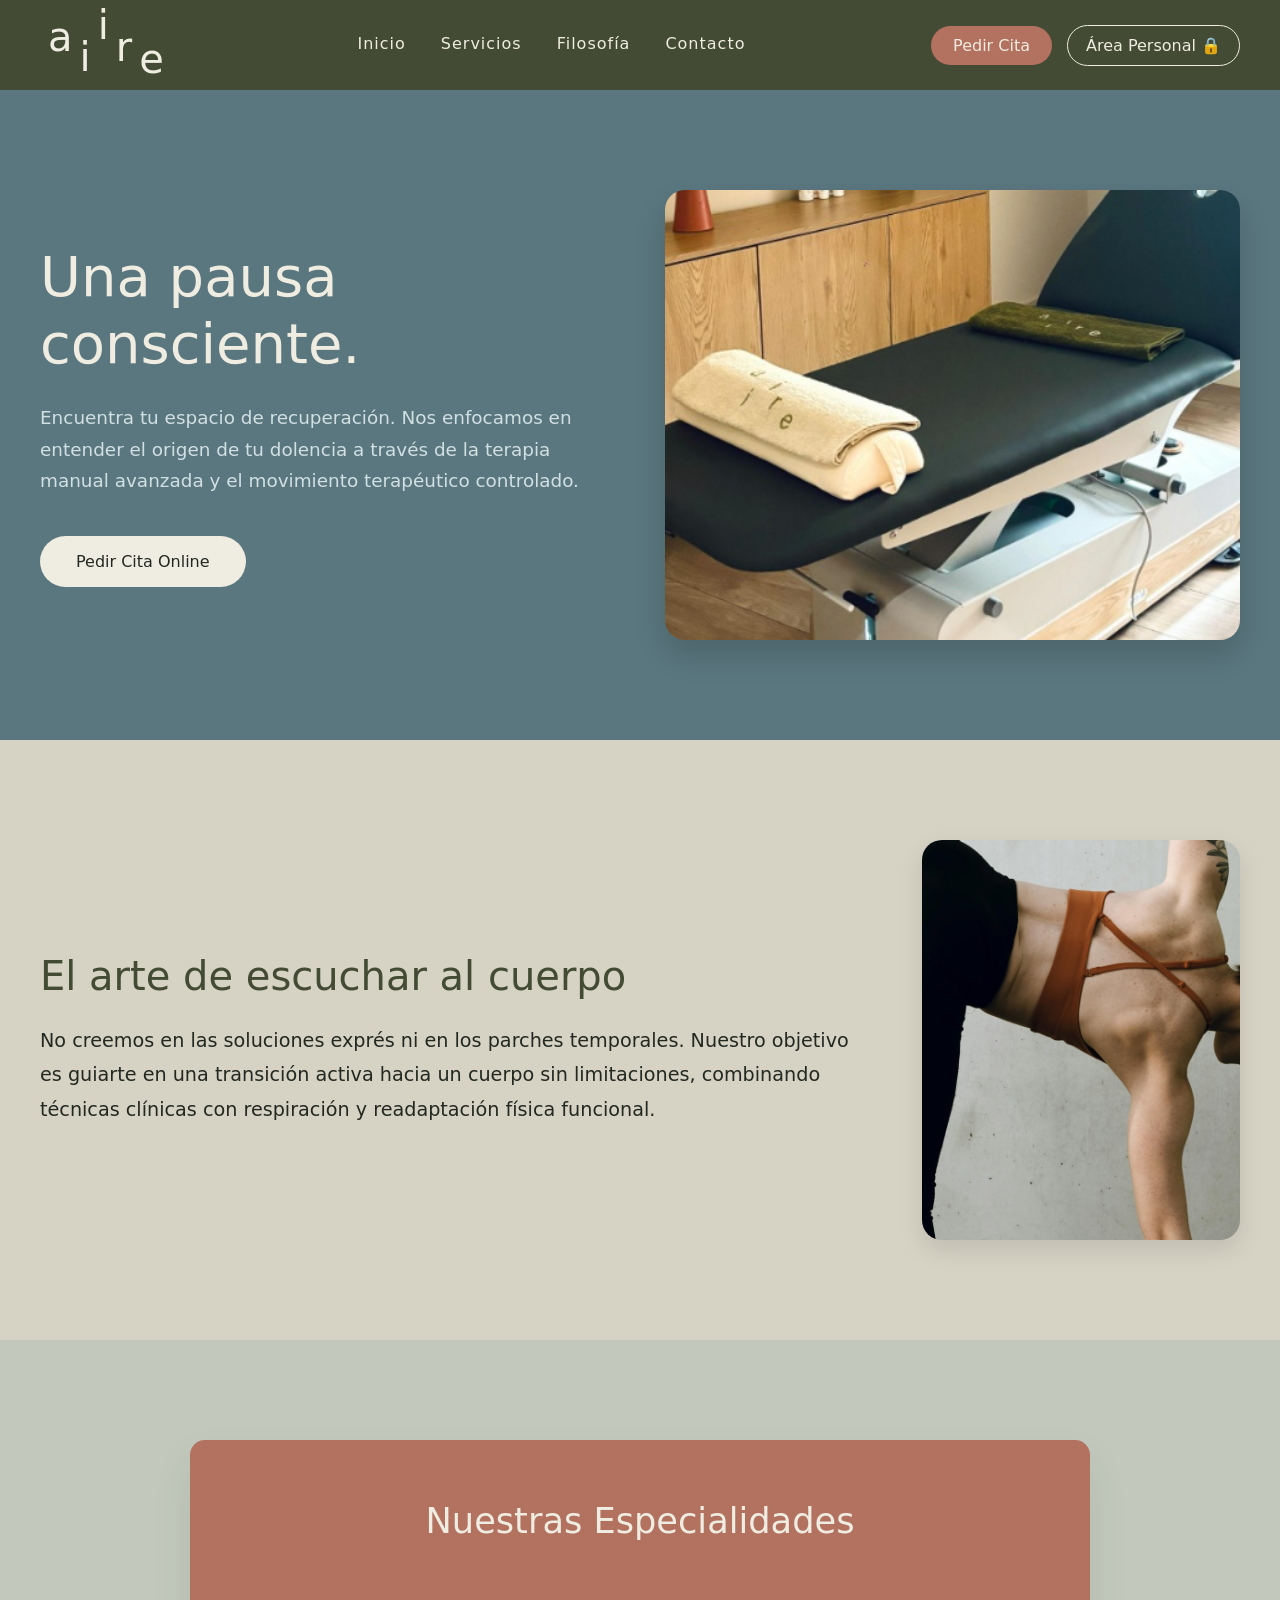
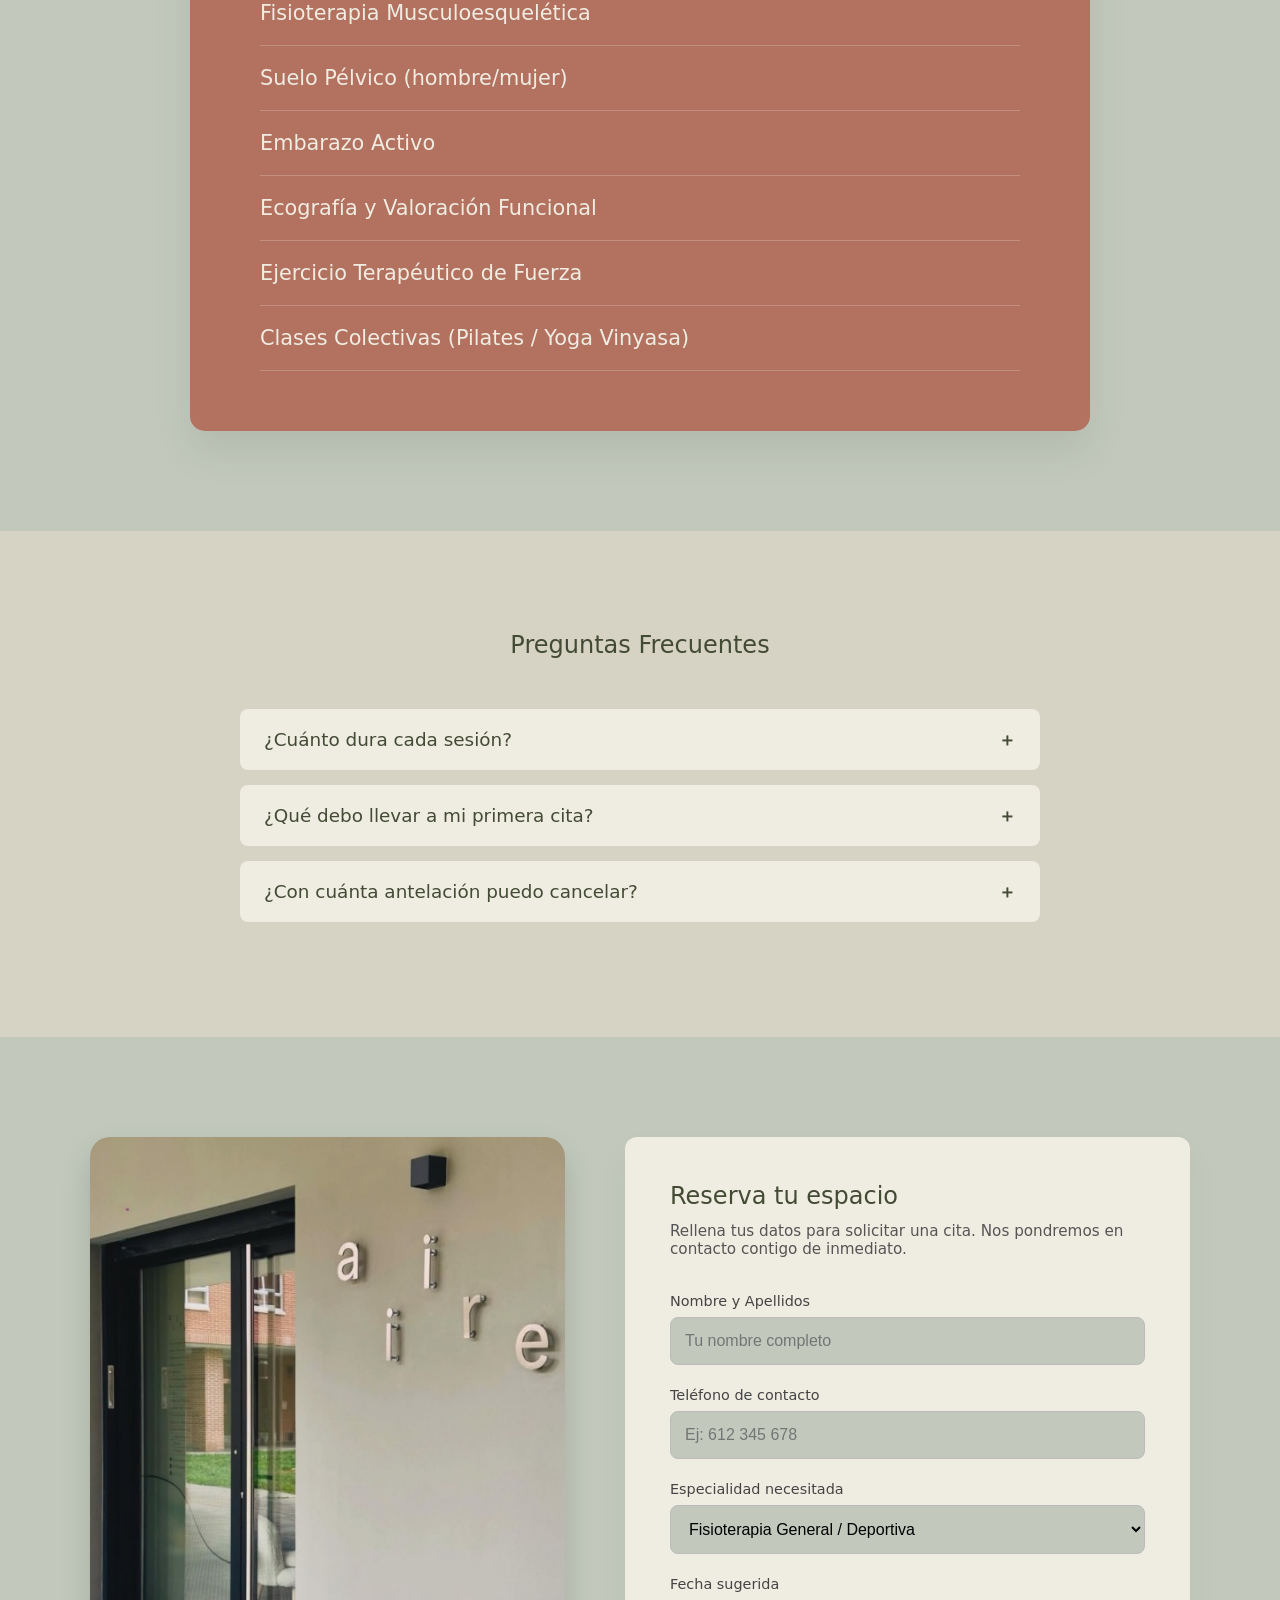
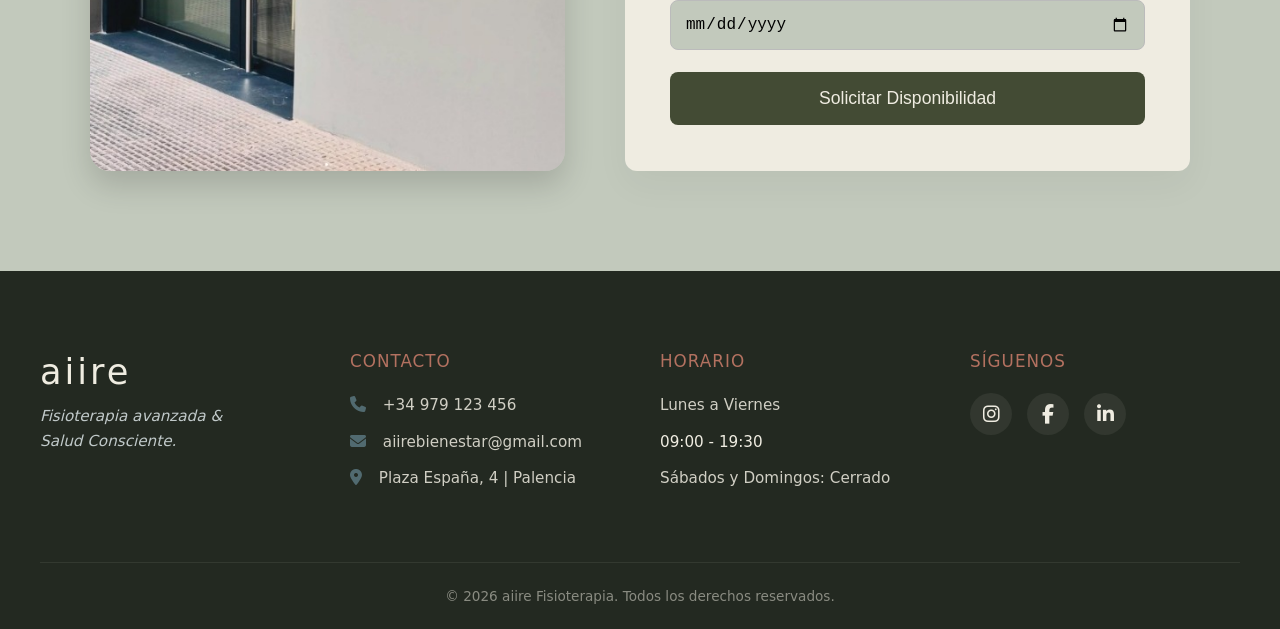
<file: publico/index.html>
<!DOCTYPE html>
<html lang="es">
<head>
    <meta charset="UTF-8">
    <meta name="viewport" content="width=device-width, initial-scale=1.0">
    <title>aiire - Fisioterapia y Movimiento</title>
    <link rel="stylesheet" href="index_style.css">
    <script src="index_script.js" defer></script>
<link rel="stylesheet" href="https://cdnjs.cloudflare.com/ajax/libs/font-awesome/6.5.1/css/all.min.css">
</head>
<body>

    <!-- CABECERA -->
    <header>
        <a href="#" class="logo-aiire">
            <span class="letra-a">a</span>
            <span class="letra-i1">i</span>
            <span class="letra-i2">i</span>
            <span class="letra-r">r</span>
            <span class="letra-e">e</span>
        </a>

        <nav class="menu-principal">
            <a href="#">Inicio</a>
            <a href="#servicios">Servicios</a>
            <a href="#filosofia">Filosofía</a>
            <a href="#cita">Contacto</a>
        </nav>

        <div class="botones-header">
            <a href="#cita" class="btn-cita">Pedir Cita</a>
            <a href="html/login.html" class="btn-intranet">Área Personal 🔒</a>
        </div>
    </header>

    <!-- ZONA DE IMPACTO (HERO) -->
    <section class="hero">
        <div class="hero-contenedor">
            <div class="hero-texto">
                <h2>Una pausa consciente.</h2>
                <p>Encuentra tu espacio de recuperación. Nos enfocamos en entender el origen de tu dolencia a través de la terapia manual avanzada y el movimiento terapéutico controlado.</p>
                <a href="#cita" class="btn-hero-cita">Pedir Cita Online</a>
            </div>

            <div class="hero-imagen contenedor-recorte-ig">
                <img src="../imagenes/camilla.jpg" alt="Instalaciones de la clínica aiire" class="img-camilla">
            </div>
        </div>
    </section>

    <section id="filosofia" class="filosofia">
        <div class="filosofia-contenedor">
            <div class="filosofia-texto">
                <h2>El arte de escuchar al cuerpo</h2>
                <p>No creemos en las soluciones exprés ni en los parches temporales. Nuestro objetivo es guiarte en una transición activa hacia un cuerpo sin limitaciones, combinando técnicas clínicas con respiración y readaptación física funcional.</p>
            </div>
            <div class="filosofia-imagen">
                <img src="../imagenes/ejercicioEspalda.jpg" alt="Readaptación y ejercicio terapéutico de espalda">
            </div>
        </div>
    </section>

    <section id="servicios" class="servicios">
        <div class="servicios-contenedor">
            <h2>Nuestras Especialidades</h2>
            <ul class="lista-servicios">
                <li>Fisioterapia Musculoesquelética</li>
                <li>Suelo Pélvico (hombre/mujer)</li>
                <li>Embarazo Activo</li>
                <li>Ecografía y Valoración Funcional</li>
                <li>Ejercicio Terapéutico de Fuerza</li>
                <li>Clases Colectivas (Pilates / Yoga Vinyasa)</li>
            </ul>
        </div>
    </section>

    <section class="faq">
        <div class="faq-contenedor">
            <h2>Preguntas Frecuentes</h2>

            <details>
                <summary>¿Cuánto dura cada sesión?</summary>
                <p>Las sesiones individuales tienen una duración aproximada de 50 a 60 minutos, donde nos dedicamos en exclusiva a tu caso mediante terapia manual y ejercicios.</p>
            </details>

            <details>
                <summary>¿Qué debo llevar a mi primera cita?</summary>
                <p>Es recomendable traer ropa cómoda o deportiva para facilitar la valoración de movilidad, además de informes médicos o pruebas previas si dispones de ellas.</p>
            </details>

            <details>
                <summary>¿Con cuánta antelación puedo cancelar?</summary>
                <p>Puedes modificar o cancelar tu cita de manera gratuita con un mínimo de 24 horas de antelación para poder asignar la hora a otro paciente en espera.</p>
            </details>
        </div>
    </section>

    <section id="cita" class="formulario-seccion">
        <div class="formulario-doble-columna">

            <div class="contacto-imagen contenedor-recorte-ig">
                <img src="../imagenes/fachadaExterior.jpg" alt="Fachada exterior de aiire Palencia" class="img-fachada">
            </div>

            <div class="form-box">
                <h2>Reserva tu espacio</h2>
                <p>Rellena tus datos para solicitar una cita. Nos pondremos en contacto contigo de inmediato.</p>

                <form>
                    <div class="grupo-campo">
                        <label>Nombre y Apellidos</label>
                        <input type="text" placeholder="Tu nombre completo" required>
                    </div>

                    <div class="grupo-campo">
                        <label>Teléfono de contacto</label>
                        <input type="tel" placeholder="Ej: 612 345 678" required>
                    </div>

                    <div class="grupo-campo">
                        <label>Especialidad necesitada</label>
                        <select>
                            <option>Fisioterapia General / Deportiva</option>
                            <option>Suelo Pélvico</option>
                            <option>Clases Colectivas</option>
                        </select>
                    </div>

                    <div class="grupo-campo">
                        <label>Fecha sugerida</label>
                        <input type="date" required>
                    </div>

                    <button type="submit" class="btn-enviar" onclick="alert('Petición de cita simulada correctamente.'); return false;">Solicitar Disponibilidad</button>
                </form>
            </div>

        </div>
    </section>

    <!-- FOOTER -->
    <footer>
        <div class="footer-contenedor">
            <div class="footer-columna">
                <h3 class="logo-footer">aiire</h3>
                <p class="footer-eslogan">Fisioterapia avanzada & Salud Consciente.</p>
            </div>

            <div class="footer-columna">
                <h4>Contacto</h4>
                <p><i class="fa-solid fa-phone"></i> +34 979 123 456</p>
                <p><i class="fa-solid fa-envelope"></i> aiirebienestar@gmail.com</p>
                <p><i class="fa-solid fa-location-dot"></i> Plaza España, 4 | Palencia</p>
            </div>

            <div class="footer-columna">
                <h4>Horario</h4>
                <p>Lunes a Viernes</p>
                <p class="horario-resaltado">09:00 - 19:30</p>
                <p>Sábados y Domingos: Cerrado</p>
            </div>

            <div class="footer-columna">
                <h4>Síguenos</h4>
                <div class="redes-sociales">
                    <a href="#" aria-label="Instagram"><i class="fa-brands fa-instagram"></i></a>
                    <a href="#" aria-label="Facebook"><i class="fa-brands fa-facebook-f"></i></a>
                    <a href="#" aria-label="LinkedIn"><i class="fa-brands fa-linkedin-in"></i></a>
                </div>
            </div>

        </div>

        <div class="footer-derechos">
            <p>© 2026 aiire Fisioterapia. Todos los derechos reservados.</p>
        </div>
    </footer>

</body>
</html>
</file>
<file: publico/index_style.css>
/* ==========================================================================
   1. VARIABLES Y ESTILOS GENERALES
   ========================================================================= */
:root {
    --azul-consciente: #5A767E;
    --verde-aiire-ig: #434B34;
    --terracota-suave: #B37160;
    --crema-letras: #EFECE1;
    --azul-fondo-claro: #DCE5E7;
    --verde-fondo-claro: #C2C9BC;
    --arena-fondo-claro: #D6D2C4;
    --texto-oscuro-pro: #232921;
    --acento-dorado-viejo: #C6A296;
}

* {
    margin: 0;
    padding: 0;
    box-sizing: border-box;
}

html {
    scroll-behavior: smooth;
}

body {
    font-family: 'Segoe UI', system-ui, sans-serif;
    background-color: var(--verde-fondo-claro);
    color: var(--texto-oscuro-pro);
    overflow-x: hidden; /* Evita scrolls horizontales raros por las animaciones */
}

/* ==========================================================================
   2. CONTENEDORES DE IMÁGENES (Ajuste estructural definitivo)
   ========================================================================= */
.contenedor-recorte-ig {
    overflow: hidden;
    position: relative;
    border-radius: 20px;
    box-shadow: 0 15px 30px rgba(0,0,0,0.15);
    display: flex; /* Fuerza a que la caja se adapte al tamaño real */
}

/* Camilla: Clavada al 100% con escala limpia */
.img-camilla {
    width: 100%;
    height: 450px;
    object-fit: cover;
    scale: 1;
    transform: none !important;
}

/* Fachada: Aseguramos que rellene toda la altura del bloque del formulario */
.img-fachada {
    width: 100%;
    height: 100%;
    min-height: 500px;
    object-fit: cover;
    scale: 1;
    transform: none !important;
}

/* Contenedor de la foto de la espalda */
.filosofia-imagen {
    overflow: hidden;
    border-radius: 20px;
    box-shadow: 0 10px 25px rgba(0,0,0,0.1);
    display: flex;
}

/* Espalda: Escalada normal para que no deje bordes vacíos abajo */
.filosofia-imagen img {
    width: 100%;
    height: 100%;
    max-height: 400px;
    object-fit: cover;
    scale: 1;
    transform: none !important;
}

/* ==========================================================================
   3. HEADER ANIMADO CON SCROLL
   ========================================================================= */
header {
    background-color: var(--verde-aiire-ig);
    display: flex;
    justify-content: space-between;
    align-items: center;
    padding: 22px 40px; /* Un poco más ancho al inicio */
    position: sticky;
    top: 0;
    z-index: 1000;
    transition: padding 0.4s cubic-bezier(0.25, 1, 0.5, 1), background-color 0.4s ease;
}

/* Se activa dinámicamente con JS al bajar la página */
.header-scroll {
    padding: 10px 40px !important;
    background-color: rgba(67, 75, 52, 0.95) !important;
    backdrop-filter: blur(8px); /* Filtro de desenfoque de fondo */
    box-shadow: 0 4px 20px rgba(0,0,0,0.15);
}

.logo-aiire {
    display: inline-flex;
    align-items: center;
    font-weight: 300;
    font-size: 2.5rem;
    color: var(--crema-letras);
    text-transform: lowercase;
    text-decoration: none;
}

.logo-aiire span {
    display: inline-block;
    margin: 0 8px;
}

.logo-aiire .letra-a { transform: translateY(-8px); }
.logo-aiire .letra-i1 { transform: translateY(12px); margin-left: -1px; }
.logo-aiire .letra-i2 { transform: translateY(-20px); margin-left: -1px; }
.logo-aiire .letra-r { transform: translateY(2px); margin-left: -1px; }
.logo-aiire .letra-e { transform: translateY(14px); margin-left: -1px; }

.menu-principal {
    display: flex;
    gap: 35px;
}

.menu-principal a {
    text-decoration: none;
    color: var(--crema-letras);
    font-weight: 400;
    font-size: 1rem;
    letter-spacing: 1px;
    position: relative;
    padding-bottom: 4px;
}

/* Línea decorativa inferior animada en el menú */
.menu-principal a::after {
    content: '';
    position: absolute;
    width: 100%;
    transform: scaleX(0);
    height: 1px;
    bottom: 0;
    left: 0;
    background-color: var(--terracota-suave);
    transform-origin: bottom right;
    transition: transform 0.3s ease-out;
}

.menu-principal a:hover::after {
    transform: scaleX(1);
    transform-origin: bottom left;
}

.botones-header {
    display: flex;
    gap: 15px;
    align-items: center;
}

.botones-header .btn-cita {
    display: inline-block;
    text-decoration: none;
    color: var(--crema-letras);
    font-weight: 500;
    background-color: var(--terracota-suave);
    padding: 10px 22px;
    border-radius: 50px;
    display: inline-block;
}

.botones-header .btn-intranet {
    text-decoration: none;
    color: var(--crema-letras);
    font-weight: 400;
    border: 1px solid var(--crema-letras);
    padding: 10px 18px;
    border-radius: 50px;
    transition: background-color 0.3s, border-color 0.3s;
}

.botones-header .btn-intranet:hover {
    background-color: rgba(239, 236, 225, 0.1);
    border-color: var(--terracota-suave);
}

/* ==========================================================================
   4. HERO SECTION
   ========================================================================= */
.hero {
    background-color: var(--azul-consciente);
    color: var(--crema-letras);
    padding: 100px 40px;
}

.hero-contenedor {
    max-width: 1200px;
    margin: 0 auto;
    display: flex;
    align-items: center;
    justify-content: space-between;
    gap: 50px;
}

.hero-texto {
    flex: 1;
}

.hero-texto h2 {
    font-size: 3.5rem;
    font-weight: 300;
    line-height: 1.2;
    margin-bottom: 25px;
}

.hero-texto p {
    font-size: 1.15rem;
    line-height: 1.7;
    margin-bottom: 40px;
    color: #d1e0e3;
    font-weight: 300;
}

.btn-hero-cita {
    display: inline-block;
    text-decoration: none;
    color: var(--texto-oscuro-pro);
    background-color: var(--crema-letras);
    padding: 16px 36px;
    border-radius: 50px;
    font-weight: 500;
}

.hero-imagen {
    flex: 1;
}

/* ==========================================================================
   5. FILOSOFÍA
   ========================================================================= */
.filosofia {
    background-color: var(--arena-fondo-claro);
    padding: 100px 40px;
}

.filosofia-contenedor {
    max-width: 1200px;
    margin: 0 auto;
    display: flex;
    align-items: center;
    gap: 70px;
}

.filosofia-texto {
    flex: 1;
}

.filosofia h2 {
    font-size: 2.5rem;
    color: var(--verde-aiire-ig);
    font-weight: 400;
    margin-bottom: 25px;
}

.filosofia p {
    font-size: 1.2rem;
    line-height: 1.8;
    color: var(--texto-oscuro-pro);
    font-weight: 300;
}

/* ==========================================================================
   6. SERVICIOS (Estilo Lista Minimalista de image_6684e5.jpg)
   ========================================================================= */
.servicios {
    background-color: var(--verde-fondo-claro);
    padding: 100px 40px;
}

.servicios-contenedor {
    max-width: 900px;
    margin: 0 auto;
    background-color: var(--terracota-suave);
    padding: 60px 70px;
    border-radius: 15px;
    box-shadow: 0 20px 40px rgba(0,0,0,0.08);
}

.servicios h2 {
    text-align: center;
    color: var(--crema-letras);
    font-size: 2.2rem;
    font-weight: 300;
    margin-bottom: 40px;
}

.lista-servicios {
    list-style: none;
}

.lista-servicios li {
    font-size: 1.3rem;
    color: var(--crema-letras);
    padding: 20px 0;
    border-bottom: 1px solid rgba(239, 236, 225, 0.25);
    transition: padding-left 0.3s cubic-bezier(0.25, 1, 0.5, 1), color 0.3s;
}

.lista-servicios li:hover {
    padding-left: 20px;
    color: var(--verde-aiire-ig);
}

/* ==========================================================================
   7. PREGUNTAS FRECUENTES (Efecto Acordeón Fluido con JS)
   ========================================================================= */
.faq {
    background-color: var(--arena-fondo-claro);
    padding: 100px 40px;
}

.faq-contenedor {
    max-width: 800px;
    margin: 0 auto;
}

.faq h2 {
    text-align: center;
    color: var(--verde-aiire-ig);
    margin-bottom: 50px;
    font-weight: 400;
}

details {
    background-color: var(--crema-letras);
    margin-bottom: 15px;
    border-radius: 8px;
    padding: 18px 24px;
    overflow: hidden;
    transition: box-shadow 0.3s ease;
}

details:hover {
    box-shadow: 0 5px 15px rgba(0,0,0,0.03);
}

summary {
    font-size: 1.15rem;
    font-weight: 500;
    color: var(--verde-aiire-ig);
    cursor: pointer;
    display: flex;
    justify-content: space-between;
    align-items: center;
    user-select: none;
}

summary::after {
    content: '＋';
    font-weight: bold;
    transition: transform 0.3s cubic-bezier(0.4, 0, 0.2, 1), color 0.3s;
}

/* Rotación del símbolo gestionada limpiamente */
details[open] summary::after {
    transform: rotate(45deg);
    color: var(--terracota-suave);
}

details p {
    margin-top: 0px;
    height: 0;
    opacity: 0;
    overflow: hidden;
    line-height: 1.65;
    color: #444;
    font-weight: 300;
    transition: height 0.3s ease, opacity 0.3s ease, margin-top 0.3s ease;
}

/* ==========================================================================
   8. RESERVA DE CITAS
   ========================================================================= */
.formulario-seccion {
    padding: 100px 40px;
    background-color: var(--verde-fondo-claro);
}

.formulario-doble-columna {
    max-width: 1100px;
    margin: 0 auto;
    display: flex;
    gap: 60px;
    align-items: stretch;
}

.contacto-imagen {
    flex: 1;
}

.form-box {
    flex: 1;
    background-color: var(--crema-letras);
    padding: 45px;
    border-radius: 12px;
    box-shadow: 0 15px 35px rgba(0,0,0,0.04);
}

.form-box h2 { color: var(--verde-aiire-ig); margin-bottom: 12px; font-weight: 400; }
.form-box p { color: #555; margin-bottom: 35px; font-size: 0.95rem; font-weight: 300; }
.grupo-campo { margin-bottom: 22px; }
.grupo-campo label { display: block; margin-bottom: 8px; font-weight: 500; font-size: 0.9rem; color: #444; }

.grupo-campo input, .grupo-campo select {
    width: 100%;
    padding: 14px;
    border: 1px solid #bbb;
    border-radius: 8px;
    background-color: var(--verde-fondo-claro);
    font-size: 1rem;
    outline: none;
    transition: border-color 0.3s;
}

.grupo-campo input:focus, .grupo-campo select:focus {
    border-color: var(--azul-consciente);
}

.btn-enviar {
    width: 100%;
    background-color: var(--verde-aiire-ig);
    color: var(--crema-letras);
    border: none;
    padding: 16px;
    font-size: 1.1rem;
    font-weight: 500;
    border-radius: 8px;
    cursor: pointer;
    transition: background-color 0.3s, transform 0.2s;
}

.btn-enviar:hover {
    background-color: var(--texto-oscuro-pro);
}

/* ==========================================================================
   9. FOOTER (Maquetación en Columnas con Redes)
   ========================================================================= */
footer {
    background-color: var(--texto-oscuro-pro);
    color: var(--crema-letras);
    padding: 80px 40px 25px 40px;
}

.footer-contenedor {
    max-width: 1200px;
    margin: 0 auto;
    display: flex;
    justify-content: space-between;
    gap: 40px;
    flex-wrap: wrap;
}

.footer-columna {
    flex: 1;
    min-width: 220px;
}

.footer-columna h4 {
    color: var(--terracota-suave);
    font-size: 1.05rem;
    font-weight: 500;
    margin-bottom: 22px;
    text-transform: uppercase;
    letter-spacing: 1px;
}

.footer-columna p {
    font-size: 0.95rem;
    line-height: 1.6;
    margin-bottom: 12px;
    opacity: 0.85;
    font-weight: 300;
}

.footer-columna p i {
    color: var(--azul-consciente);
    margin-right: 12px;
    font-size: 1rem;
}

.logo-footer {
    font-size: 2.2rem;
    font-weight: 300;
    letter-spacing: 3px;
    margin-bottom: 12px;
}

.footer-eslogan {
    font-style: italic;
    color: var(--azul-fondo-claro);
    max-width: 200px;
}

.horario-resaltado {
    font-weight: 500 !important;
    color: var(--crema-letras);
    opacity: 1 !important;
}

.redes-sociales {
    display: flex;
    gap: 15px;
    margin-top: 5px;
}

.redes-sociales a {
    display: flex;
    align-items: center;
    justify-content: center;
    width: 42px;
    height: 42px;
    border-radius: 50%;
    background-color: rgba(239, 236, 225, 0.07);
    color: var(--crema-letras);
    font-size: 1.2rem;
    text-decoration: none;
    transition: background-color 0.3s, transform 0.3s, color 0.3s;
}

.redes-sociales a:hover {
    background-color: var(--terracota-suave);
    color: var(--texto-oscuro-pro);
    transform: translateY(-4px);
}

.footer-derechos {
    max-width: 1200px;
    margin: 60px auto 0 auto;
    padding-top: 25px;
    border-top: 1px solid rgba(239, 236, 225, 0.08);
    text-align: center;
}

.footer-derechos p {
    font-size: 0.85rem;
    opacity: 0.5;
    font-weight: 300;
}

/* ==========================================================================
   10. SECCIÓN RESPONSIVE BLINDADA
   ========================================================================= */
@media (max-width: 768px) {
    header { flex-direction: column; gap: 20px; padding: 20px; }
    .menu-principal { flex-wrap: wrap; justify-content: center; gap: 20px; }

    .hero-contenedor, .filosofia-contenedor, .formulario-doble-columna {
        flex-direction: column;
        gap: 35px;
    }

    .hero-contenedor {
        flex-direction: column-reverse;
    }

    .hero-texto, .filosofia-texto { text-align: center; }
    .hero-texto h2 { font-size: 2.3rem; }

    .img-camilla, .filosofia-imagen img, .img-fachada {
        height: 320px !important;
        min-height: 320px !important;
        transform: none !important; /* Desactiva el parallax en móviles para ahorrar procesador */
        scale: 1 !important;
    }

    .servicios-contenedor { padding: 40px 25px; }
    .lista-servicios li { font-size: 1.15rem; }

    .footer-contenedor { flex-direction: column; text-align: center; gap: 35px; }
    .footer-eslogan { margin: 0 auto; }
    .redes-sociales { justify-content: center; }
}
</file>
